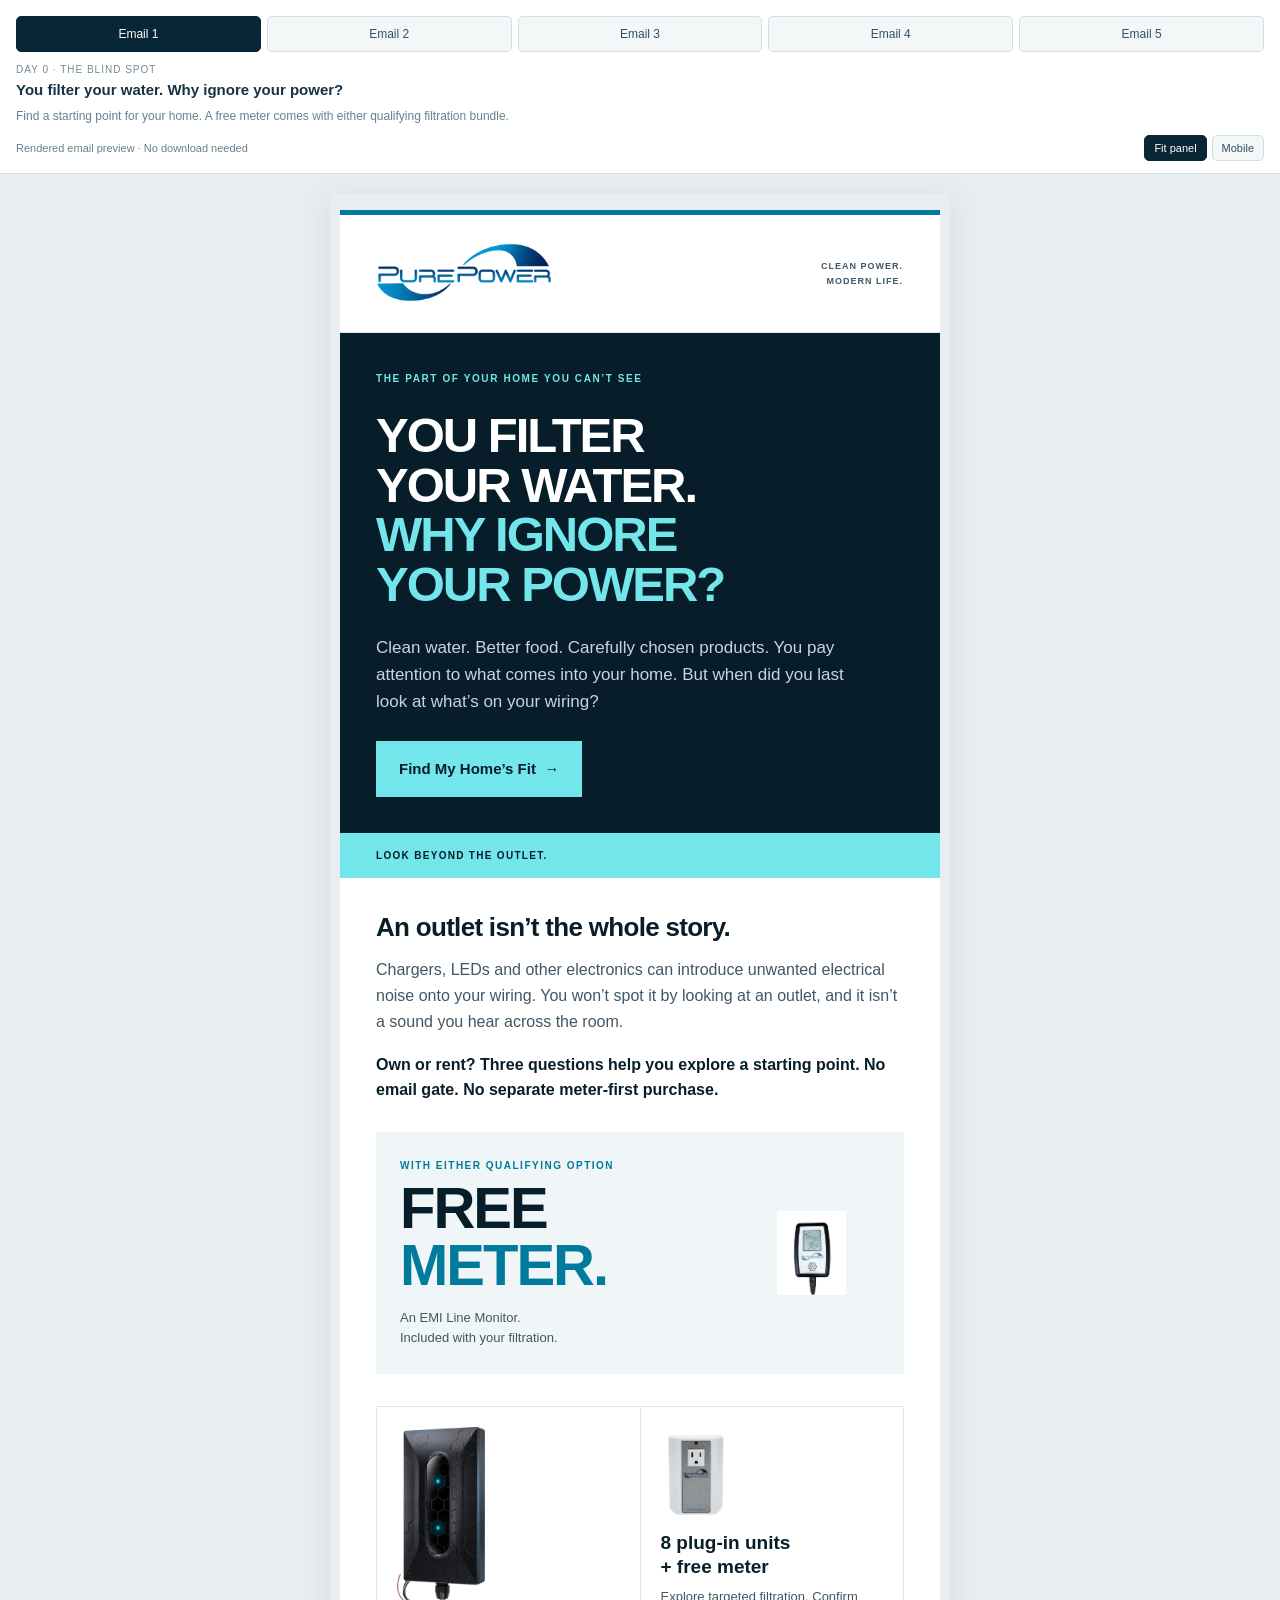
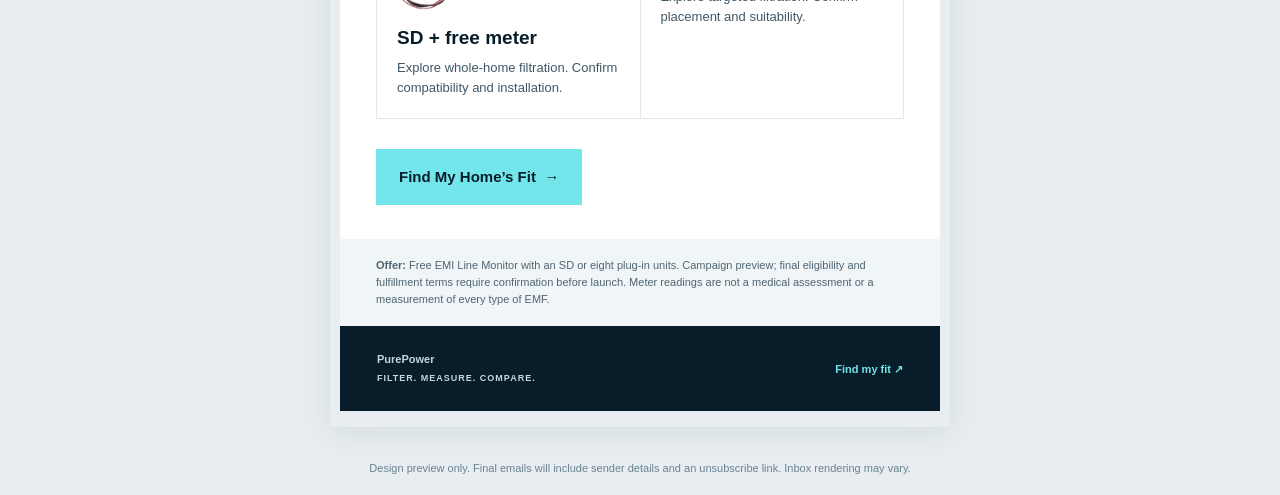
<file: purepower/emails/index.html>
<!doctype html><html lang="en"><head><meta charset="utf-8"><meta name="viewport" content="width=device-width,initial-scale=1"><title>PurePower | Email Campaign Preview</title><meta name="robots" content="noindex,nofollow"><style>*{box-sizing:border-box}body{margin:0;background:#e7edf0;color:#163344;font-family:Arial,sans-serif}.toolbar{padding:16px 16px 12px;background:white;border-bottom:1px solid #d2dfe5;position:sticky;top:0;z-index:5}.tabs{display:flex;gap:6px;margin-bottom:12px}button{cursor:pointer;border:1px solid #d3dfe5;border-radius:5px;background:#f3f7f8;color:#315265;padding:10px 12px;font-family:inherit;font-size:12px}button.active{background:#082635;color:#fff;border-color:#082635}.tabs button{flex:1;padding:10px 4px}.label{font-size:10px;letter-spacing:1px;text-transform:uppercase;color:#748995}.subject{font-size:15px;line-height:22px;font-weight:bold;margin:4px 0 6px}.preheader{font-size:12px;line-height:18px;color:#68808e;margin:0 0 10px}.bottom{display:flex;justify-content:space-between;align-items:center;gap:12px;font-size:11px;color:#68808e}.mode{display:flex;gap:5px}.mode button{padding:6px 9px;font-size:11px}main{padding:20px 8px 32px}#surface{display:block;width:100%;max-width:620px;margin:0 auto;box-shadow:0 5px 30px #08263515}#surface.mobile{max-width:395px}.hint{font-size:11px;color:#6b8391;line-height:18px;text-align:center;padding:0 20px 18px;margin:0}@media(max-width:420px){.toolbar{padding:12px}.tabs button{font-size:11px}main{padding:10px 0}}</style></head><body><section class="toolbar"><div class="tabs" role="tablist" aria-label="Select email" id="tabs"></div><div class="label" id="stage"></div><div class="subject" id="subject"></div><p class="preheader" id="preheader"></p><div class="bottom"><span>Rendered email preview · No download needed</span><div class="mode"><button id="fit" class="active">Fit panel</button><button id="mobile">Mobile</button></div></div></section><main><div id="surface"></div></main><p class="hint">Design preview only. Final emails will include sender details and an unsubscribe link. Inbox rendering may vary.</p><script>const emails=[{"id":"01-meet-purepower","day":"Day 0","label":"The blind spot","subject":"You filter your water. Why ignore your power?","preheader":"Find a starting point for your home. A free meter comes with either qualifying filtration bundle.","html":"\u003c!doctype html>\u003chtml lang=\"en\" xmlns:v=\"urn:schemas-microsoft-com:vml\" xmlns:o=\"urn:schemas-microsoft-com:office:office\">\u003chead>\u003cmeta charset=\"utf-8\">\u003cmeta name=\"viewport\" content=\"width=device-width,initial-scale=1\">\u003cmeta name=\"x-apple-disable-message-reformatting\">\u003ctitle>You filter your water. Why ignore your power?\u003c/title>\u003cstyle>body,table,td,a{-webkit-text-size-adjust:100%;-ms-text-size-adjust:100%}body{margin:0!important;padding:0!important;font-family:Arial,Helvetica,sans-serif}table{border-collapse:collapse;mso-table-lspace:0;mso-table-rspace:0}img{border:0;outline:none;-ms-interpolation-mode:bicubic}a[x-apple-data-detectors]{color:inherit!important;text-decoration:none!important}@media(max-width:500px){.pad{padding-left:24px!important;padding-right:24px!important}.headline{font-size:39px!important;letter-spacing:-1.5px!important}.offer-word{font-size:54px!important}.stack{display:block!important;width:100%!important}.product-cell{padding-top:24px!important}.cta{font-size:14px!important;padding:16px 18px!important}.tagline{font-size:8px!important}.bundle-card{padding:20px 14px!important}}\u003c/style>\u003c!--[if mso]>\u003cxml>\u003co:OfficeDocumentSettings>\u003co:PixelsPerInch>96\u003c/o:PixelsPerInch>\u003c/o:OfficeDocumentSettings>\u003c/xml>\u003c![endif]-->\u003c/head>\u003cbody style=\"background:#edf1f3;color:#071d29;\">\u003cdiv style=\"display:none;max-height:0;overflow:hidden;font-size:1px;line-height:1px;mso-hide:all;\">Find a starting point for your home. A free meter comes with either qualifying filtration bundle.\u003c/div>\u003ctable role=\"presentation\" width=\"100%\" cellpadding=\"0\" cellspacing=\"0\">\u003ctr>\u003ctd style=\"padding:16px 0;\">\u003c!--[if mso]>\u003ctable role=\"presentation\" width=\"600\" align=\"center\">\u003ctr>\u003ctd>\u003c![endif]-->\u003ctable role=\"presentation\" width=\"600\" align=\"center\" cellpadding=\"0\" cellspacing=\"0\" style=\"width:100%;max-width:600px;background:#ffffff;\">\n \u003ctr>\u003ctd class=\"pad\" style=\"padding:27px 36px;background:#ffffff;border-top:5px solid #007b9c;\">\u003ctable role=\"presentation\" width=\"100%\">\u003ctr>\u003ctd>\u003ca href=\"https://bradleyparnell.github.io/saticshield-homepage/purepower/find-your-fit/?utm_source=email&amp;utm_medium=nurture&amp;utm_campaign=purepower_home_fit&amp;utm_content=01-meet-purepower&amp;priority=wiring\">\u003cimg src=\"assets/purepower-logo.png\" width=\"174\" alt=\"PurePower\" style=\"display:block;width:174px;max-width:100%;height:auto;border:0;\">\u003c/a>\u003c/td>\u003ctd class=\"tagline\" align=\"right\" style=\"font:bold 9px/15px Arial;color:#405765;letter-spacing:1px;\">CLEAN POWER.\u003cbr>MODERN LIFE.\u003c/td>\u003c/tr>\u003c/table>\u003c/td>\u003c/tr>\n \u003ctr>\u003ctd class=\"pad\" bgcolor=\"#071d29\" style=\"padding:38px 36px 36px;background:#071d29;border-top:1px solid #dfe8ec;\">\u003cp style=\"margin:0 0 24px;font:bold 10px/16px Arial;color:#72e6eb;letter-spacing:1.6px;\">THE PART OF YOUR HOME YOU CAN’T SEE\u003c/p>\u003ch1 class=\"headline\" style=\"margin:0 0 25px;font:900 49px/1.01 Arial,Helvetica,sans-serif;letter-spacing:-2px;color:#ffffff;\">YOU FILTER\u003cbr>YOUR WATER.\u003cbr>\u003cspan style=\"color:#72e6eb;\">WHY IGNORE\u003cbr>YOUR POWER?\u003c/span>\u003c/h1>\u003cp style=\"margin:0 0 26px;font:17px/27px Arial;color:#c5d6df;max-width:470px;\">Clean water. Better food. Carefully chosen products. You pay attention to what comes into your home. But when did you last look at what’s on your wiring?\u003c/p>\u003c!--[if mso]>\u003cv:rect xmlns:v=\"urn:schemas-microsoft-com:vml\" href=\"https://bradleyparnell.github.io/saticshield-homepage/purepower/find-your-fit/?utm_source=email&amp;utm_medium=nurture&amp;utm_campaign=purepower_home_fit&amp;utm_content=01-meet-purepower&amp;priority=wiring\" style=\"height:52px;v-text-anchor:middle;width:320px;\" stroke=\"f\" fillcolor=\"#72e6eb\">\u003cw:anchorlock xmlns:w=\"urn:schemas-microsoft-com:office:word\"/>\u003ccenter style=\"font:700 15px Arial;color:#071d29;\">Find My Home’s Fit →\u003c/center>\u003c/v:rect>\u003c![endif]-->\u003c!--[if !mso]>\u003c!-->\u003ca class=\"cta\" href=\"https://bradleyparnell.github.io/saticshield-homepage/purepower/find-your-fit/?utm_source=email&amp;utm_medium=nurture&amp;utm_campaign=purepower_home_fit&amp;utm_content=01-meet-purepower&amp;priority=wiring\" style=\"display:inline-block;background:#72e6eb;color:#071d29;font:bold 15px/20px Arial;text-decoration:none;padding:17px 22px;border:1px solid #72e6eb;\">Find My Home’s Fit &nbsp;→\u003c/a>\u003c!--\u003c![endif]-->\u003c/td>\u003c/tr>\n \u003ctr>\u003ctd bgcolor=\"#72e6eb\" class=\"pad\" style=\"padding:14px 36px;background:#72e6eb;font:bold 10px/17px Arial;letter-spacing:1.3px;color:#071d29;\">LOOK BEYOND THE OUTLET.\u003c/td>\u003c/tr>\n \u003ctr>\u003ctd class=\"pad\" style=\"padding:34px 36px 30px;background:#ffffff;\">\u003ch2 style=\"margin:0 0 15px;font:bold 26px/30px Arial;letter-spacing:-.7px;color:#071d29;\">An outlet isn’t the whole story.\u003c/h2>\u003cp style=\"margin:0 0 17px;font:16px/26px Arial;color:#405765;\">Chargers, LEDs and other electronics can introduce unwanted electrical noise onto your wiring. You won’t spot it by looking at an outlet, and it isn’t a sound you hear across the room.\u003c/p>\u003cp style=\"margin:0;font:bold 16px/25px Arial;color:#071d29;\">Own or rent? Three questions help you explore a starting point. No email gate. No separate meter-first purchase.\u003c/p>\u003c/td>\u003c/tr>\n \u003ctr>\u003ctd class=\"pad\" style=\"padding:0 36px 32px;\">\u003ctable role=\"presentation\" width=\"100%\" bgcolor=\"#f0f5f7\" style=\"background:#f0f5f7;\">\u003ctr>\u003ctd class=\"stack\" width=\"65%\" style=\"padding:26px 12px 26px 24px;\" valign=\"middle\">\u003cp style=\"margin:0 0 6px;font:bold 10px/16px Arial;color:#007b9c;letter-spacing:1.5px;\">WITH EITHER QUALIFYING OPTION\u003c/p>\u003cp class=\"offer-word\" style=\"margin:0;font:900 58px/.98 Arial;letter-spacing:-2px;color:#071d29;\">FREE\u003cbr>\u003cspan style=\"color:#007b9c;\">METER.\u003c/span>\u003c/p>\u003cp style=\"margin:14px 0 0;font:13px/20px Arial;color:#405765;\">An EMI Line Monitor.\u003cbr>Included with your filtration.\u003c/p>\u003c/td>\u003ctd class=\"stack product-cell\" width=\"35%\" align=\"center\" style=\"padding:20px 22px;\" valign=\"middle\">\u003cimg src=\"assets/monitor-product.png\" width=\"69\" alt=\"Free EMI Line Monitor included with a qualifying purchase\" style=\"display:block;width:69px;max-width:100%;height:auto;border:0;\">\u003c/td>\u003c/tr>\u003c/table>\u003c/td>\u003c/tr>\n \u003ctr>\u003ctd class=\"pad\" style=\"padding:0 36px 30px;\">\u003ctable role=\"presentation\" width=\"100%\">\u003ctr>\u003ctd class=\"bundle-card\" width=\"50%\" valign=\"top\" style=\"padding:20px 20px;border:1px solid #dfe8ec;\">\u003cimg src=\"assets/power-perfect-3d-v4.png\" width=\"88\" alt=\"PurePower SD whole-home option\" style=\"display:block;width:88px;max-width:100%;height:auto;border:0;\">\u003ch3 style=\"margin:16px 0 8px;font:bold 19px/24px Arial;color:#071d29;\">SD + free meter\u003c/h3>\u003cp style=\"margin:0;font:13px/20px Arial;color:#405765;\">Explore whole-home filtration. Confirm compatibility and installation.\u003c/p>\u003c/td>\u003ctd class=\"bundle-card\" width=\"50%\" valign=\"top\" style=\"padding:20px 20px;border:1px solid #dfe8ec;\">\u003cimg src=\"assets/pure-power-product.png\" width=\"68\" alt=\"PurePower plug-in unit; bundle contains eight units\" style=\"display:block;width:68px;max-width:100%;height:auto;border:0;\">\u003ch3 style=\"margin:16px 0 8px;font:bold 19px/24px Arial;color:#071d29;\">8 plug-in units\u003cbr>+ free meter\u003c/h3>\u003cp style=\"margin:0;font:13px/20px Arial;color:#405765;\">Explore targeted filtration. Confirm placement and suitability.\u003c/p>\u003c/td>\u003c/tr>\u003c/table>\u003c/td>\u003c/tr>\n \u003ctr>\u003ctd class=\"pad\" style=\"padding:0 36px 34px;\">\u003c!--[if mso]>\u003cv:rect xmlns:v=\"urn:schemas-microsoft-com:vml\" href=\"https://bradleyparnell.github.io/saticshield-homepage/purepower/find-your-fit/?utm_source=email&amp;utm_medium=nurture&amp;utm_campaign=purepower_home_fit&amp;utm_content=01-meet-purepower&amp;priority=wiring\" style=\"height:52px;v-text-anchor:middle;width:320px;\" stroke=\"f\" fillcolor=\"#72e6eb\">\u003cw:anchorlock xmlns:w=\"urn:schemas-microsoft-com:office:word\"/>\u003ccenter style=\"font:700 15px Arial;color:#071d29;\">Find My Home’s Fit →\u003c/center>\u003c/v:rect>\u003c![endif]-->\u003c!--[if !mso]>\u003c!-->\u003ca class=\"cta\" href=\"https://bradleyparnell.github.io/saticshield-homepage/purepower/find-your-fit/?utm_source=email&amp;utm_medium=nurture&amp;utm_campaign=purepower_home_fit&amp;utm_content=01-meet-purepower&amp;priority=wiring\" style=\"display:inline-block;background:#72e6eb;color:#071d29;font:bold 15px/20px Arial;text-decoration:none;padding:17px 22px;border:1px solid #72e6eb;\">Find My Home’s Fit &nbsp;→\u003c/a>\u003c!--\u003c![endif]-->\u003c/td>\u003c/tr>\n \u003ctr>\u003ctd class=\"pad\" style=\"padding:18px 36px;background:#f0f5f7;font:11px/17px Arial;color:#506573;\">\u003cstrong>Offer:\u003c/strong> Free EMI Line Monitor with an SD or eight plug-in units. Campaign preview; final eligibility and fulfillment terms require confirmation before launch. Meter readings are not a medical assessment or a measurement of every type of EMF.\u003c/td>\u003c/tr>\n \u003ctr>\u003ctd class=\"pad\" style=\"padding:23px 36px;background:#071d29;\">\u003ctable role=\"presentation\" width=\"100%\">\u003ctr>\u003ctd style=\"font:bold 11px/18px Arial;color:#c5d6df;\">PurePower\u003cbr>\u003cspan style=\"font-size:9px;letter-spacing:1px;\">FILTER. MEASURE. COMPARE.\u003c/span>\u003c/td>\u003ctd align=\"right\">\u003ca href=\"https://bradleyparnell.github.io/saticshield-homepage/purepower/find-your-fit/?utm_source=email&amp;utm_medium=nurture&amp;utm_campaign=purepower_home_fit&amp;utm_content=01-meet-purepower&amp;priority=wiring\" style=\"font:bold 11px/18px Arial;color:#72e6eb;text-decoration:none;\">Find my fit ↗\u003c/a>\u003c/td>\u003c/tr>\u003c/table>\u003c/td>\u003c/tr>\n \u003c/table>\u003c!--[if mso]>\u003c/td>\u003c/tr>\u003c/table>\u003c![endif]-->\u003c/td>\u003c/tr>\u003c/table>\u003c/body>\u003c/html>"},{"id":"02-measure-first","day":"Day 2","label":"Bedroom & field shielding","subject":"Your bedroom deserves more than guesswork.","preheader":"Filtration and field shielding are different jobs. Find the right starting point.","html":"\u003c!doctype html>\u003chtml lang=\"en\" xmlns:v=\"urn:schemas-microsoft-com:vml\" xmlns:o=\"urn:schemas-microsoft-com:office:office\">\u003chead>\u003cmeta charset=\"utf-8\">\u003cmeta name=\"viewport\" content=\"width=device-width,initial-scale=1\">\u003cmeta name=\"x-apple-disable-message-reformatting\">\u003ctitle>Your bedroom deserves more than guesswork.\u003c/title>\u003cstyle>body,table,td,a{-webkit-text-size-adjust:100%;-ms-text-size-adjust:100%}body{margin:0!important;padding:0!important;font-family:Arial,Helvetica,sans-serif}table{border-collapse:collapse;mso-table-lspace:0;mso-table-rspace:0}img{border:0;outline:none;-ms-interpolation-mode:bicubic}a[x-apple-data-detectors]{color:inherit!important;text-decoration:none!important}@media(max-width:500px){.pad{padding-left:24px!important;padding-right:24px!important}.headline{font-size:39px!important;letter-spacing:-1.5px!important}.offer-word{font-size:54px!important}.stack{display:block!important;width:100%!important}.product-cell{padding-top:24px!important}.cta{font-size:14px!important;padding:16px 18px!important}.tagline{font-size:8px!important}.bundle-card{padding:20px 14px!important}}\u003c/style>\u003c!--[if mso]>\u003cxml>\u003co:OfficeDocumentSettings>\u003co:PixelsPerInch>96\u003c/o:PixelsPerInch>\u003c/o:OfficeDocumentSettings>\u003c/xml>\u003c![endif]-->\u003c/head>\u003cbody style=\"background:#edf1f3;color:#071d29;\">\u003cdiv style=\"display:none;max-height:0;overflow:hidden;font-size:1px;line-height:1px;mso-hide:all;\">Filtration and field shielding are different jobs. Find the right starting point.\u003c/div>\u003ctable role=\"presentation\" width=\"100%\" cellpadding=\"0\" cellspacing=\"0\">\u003ctr>\u003ctd style=\"padding:16px 0;\">\u003c!--[if mso]>\u003ctable role=\"presentation\" width=\"600\" align=\"center\">\u003ctr>\u003ctd>\u003c![endif]-->\u003ctable role=\"presentation\" width=\"600\" align=\"center\" cellpadding=\"0\" cellspacing=\"0\" style=\"width:100%;max-width:600px;background:#ffffff;\">\n \u003ctr>\u003ctd class=\"pad\" style=\"padding:27px 36px;background:#ffffff;border-top:5px solid #007b9c;\">\u003ctable role=\"presentation\" width=\"100%\">\u003ctr>\u003ctd>\u003ca href=\"https://bradleyparnell.github.io/saticshield-homepage/purepower/find-your-fit/?utm_source=email&amp;utm_medium=nurture&amp;utm_campaign=purepower_home_fit&amp;utm_content=02-measure-first&amp;priority=bedroom\">\u003cimg src=\"assets/purepower-logo.png\" width=\"174\" alt=\"PurePower\" style=\"display:block;width:174px;max-width:100%;height:auto;border:0;\">\u003c/a>\u003c/td>\u003ctd class=\"tagline\" align=\"right\" style=\"font:bold 9px/15px Arial;color:#405765;letter-spacing:1px;\">CLEAN POWER.\u003cbr>MODERN LIFE.\u003c/td>\u003c/tr>\u003c/table>\u003c/td>\u003c/tr>\n \u003ctr>\u003ctd class=\"pad\" bgcolor=\"#ffffff\" style=\"padding:38px 36px 36px;background:#ffffff;border-top:1px solid #dfe8ec;\">\u003cp style=\"margin:0 0 24px;font:bold 10px/16px Arial;color:#007b9c;letter-spacing:1.6px;\">YOUR BEDROOM. YOUR QUESTIONS.\u003c/p>\u003ch1 class=\"headline\" style=\"margin:0 0 25px;font:900 49px/1.01 Arial,Helvetica,sans-serif;letter-spacing:-2px;color:#071d29;\">YOUR\u003cbr>BEDROOM.\u003cbr>\u003cspan style=\"color:#007b9c;\">LOOK BEYOND\u003cbr>THE OUTLET.\u003c/span>\u003c/h1>\u003cp style=\"margin:0 0 26px;font:17px/27px Arial;color:#405765;max-width:470px;\">You choose what belongs in your bedroom. Give the electrical environment a closer look, without assuming one product does every job.\u003c/p>\u003c!--[if mso]>\u003cv:rect xmlns:v=\"urn:schemas-microsoft-com:vml\" href=\"https://bradleyparnell.github.io/saticshield-homepage/purepower/find-your-fit/?utm_source=email&amp;utm_medium=nurture&amp;utm_campaign=purepower_home_fit&amp;utm_content=02-measure-first&amp;priority=bedroom\" style=\"height:52px;v-text-anchor:middle;width:320px;\" stroke=\"f\" fillcolor=\"#72e6eb\">\u003cw:anchorlock xmlns:w=\"urn:schemas-microsoft-com:office:word\"/>\u003ccenter style=\"font:700 15px Arial;color:#071d29;\">Explore My Home’s Options →\u003c/center>\u003c/v:rect>\u003c![endif]-->\u003c!--[if !mso]>\u003c!-->\u003ca class=\"cta\" href=\"https://bradleyparnell.github.io/saticshield-homepage/purepower/find-your-fit/?utm_source=email&amp;utm_medium=nurture&amp;utm_campaign=purepower_home_fit&amp;utm_content=02-measure-first&amp;priority=bedroom\" style=\"display:inline-block;background:#72e6eb;color:#071d29;font:bold 15px/20px Arial;text-decoration:none;padding:17px 22px;border:1px solid #72e6eb;\">Explore My Home’s Options &nbsp;→\u003c/a>\u003c!--\u003c![endif]-->\u003c/td>\u003c/tr>\n \u003ctr>\u003ctd bgcolor=\"#72e6eb\" class=\"pad\" style=\"padding:14px 36px;background:#72e6eb;font:bold 10px/17px Arial;letter-spacing:1.3px;color:#071d29;\">FILTRATION ≠ FIELD SHIELDING.\u003c/td>\u003c/tr>\n \u003ctr>\u003ctd class=\"pad\" style=\"padding:34px 36px 30px;background:#ffffff;\">\u003ch2 style=\"margin:0 0 15px;font:bold 26px/30px Arial;letter-spacing:-.7px;color:#071d29;\">Two different jobs. Know the difference.\u003c/h2>\u003cp style=\"margin:0 0 17px;font:16px/26px Arial;color:#405765;\">PurePower filters address electrical line noise on wiring. FieldShield is a separate eight-layer grounded shielding product for targeted applications, including behind a headboard. Review dimensions, placement and grounding before choosing.\u003c/p>\u003cp style=\"margin:0;font:bold 16px/25px Arial;color:#071d29;\">Your bedroom interest is already selected. You can change it. The home finder keeps filtration and optional FieldShield review separate. The free-meter offer applies to an SD or eight plug-in units, not FieldShield alone.\u003c/p>\u003c/td>\u003c/tr>\n \u003ctr>\u003ctd class=\"pad\" style=\"padding:0 36px 32px;\">\u003ctable role=\"presentation\" width=\"100%\" bgcolor=\"#f0f5f7\" style=\"background:#f0f5f7;\">\u003ctr>\u003ctd class=\"stack\" width=\"65%\" style=\"padding:26px 12px 26px 24px;\" valign=\"middle\">\u003cp style=\"margin:0 0 6px;font:bold 10px/16px Arial;color:#007b9c;letter-spacing:1.5px;\">WITH EITHER QUALIFYING OPTION\u003c/p>\u003cp class=\"offer-word\" style=\"margin:0;font:900 58px/.98 Arial;letter-spacing:-2px;color:#071d29;\">FREE\u003cbr>\u003cspan style=\"color:#007b9c;\">METER.\u003c/span>\u003c/p>\u003cp style=\"margin:14px 0 0;font:13px/20px Arial;color:#405765;\">An EMI Line Monitor.\u003cbr>Included with your filtration.\u003c/p>\u003c/td>\u003ctd class=\"stack product-cell\" width=\"35%\" align=\"center\" style=\"padding:20px 22px;\" valign=\"middle\">\u003cimg src=\"assets/monitor-product.png\" width=\"69\" alt=\"Free EMI Line Monitor included with a qualifying purchase\" style=\"display:block;width:69px;max-width:100%;height:auto;border:0;\">\u003c/td>\u003c/tr>\u003c/table>\u003c/td>\u003c/tr>\n \u003ctr>\u003ctd class=\"pad\" style=\"padding:0 36px 30px;\">\u003ctable role=\"presentation\" width=\"100%\">\u003ctr>\u003ctd class=\"bundle-card\" width=\"50%\" valign=\"top\" style=\"padding:20px 20px;border:1px solid #dfe8ec;\">\u003cimg src=\"assets/power-perfect-3d-v4.png\" width=\"88\" alt=\"PurePower SD whole-home option\" style=\"display:block;width:88px;max-width:100%;height:auto;border:0;\">\u003ch3 style=\"margin:16px 0 8px;font:bold 19px/24px Arial;color:#071d29;\">SD + free meter\u003c/h3>\u003cp style=\"margin:0;font:13px/20px Arial;color:#405765;\">Explore whole-home filtration. Confirm compatibility and installation.\u003c/p>\u003c/td>\u003ctd class=\"bundle-card\" width=\"50%\" valign=\"top\" style=\"padding:20px 20px;border:1px solid #dfe8ec;\">\u003cimg src=\"assets/pure-power-product.png\" width=\"68\" alt=\"PurePower plug-in unit; bundle contains eight units\" style=\"display:block;width:68px;max-width:100%;height:auto;border:0;\">\u003ch3 style=\"margin:16px 0 8px;font:bold 19px/24px Arial;color:#071d29;\">8 plug-in units\u003cbr>+ free meter\u003c/h3>\u003cp style=\"margin:0;font:13px/20px Arial;color:#405765;\">Explore targeted filtration. Confirm placement and suitability.\u003c/p>\u003c/td>\u003c/tr>\u003c/table>\u003c/td>\u003c/tr>\n \u003ctr>\u003ctd class=\"pad\" style=\"padding:0 36px 34px;\">\u003c!--[if mso]>\u003cv:rect xmlns:v=\"urn:schemas-microsoft-com:vml\" href=\"https://bradleyparnell.github.io/saticshield-homepage/purepower/find-your-fit/?utm_source=email&amp;utm_medium=nurture&amp;utm_campaign=purepower_home_fit&amp;utm_content=02-measure-first&amp;priority=bedroom\" style=\"height:52px;v-text-anchor:middle;width:320px;\" stroke=\"f\" fillcolor=\"#72e6eb\">\u003cw:anchorlock xmlns:w=\"urn:schemas-microsoft-com:office:word\"/>\u003ccenter style=\"font:700 15px Arial;color:#071d29;\">Explore My Home’s Options →\u003c/center>\u003c/v:rect>\u003c![endif]-->\u003c!--[if !mso]>\u003c!-->\u003ca class=\"cta\" href=\"https://bradleyparnell.github.io/saticshield-homepage/purepower/find-your-fit/?utm_source=email&amp;utm_medium=nurture&amp;utm_campaign=purepower_home_fit&amp;utm_content=02-measure-first&amp;priority=bedroom\" style=\"display:inline-block;background:#72e6eb;color:#071d29;font:bold 15px/20px Arial;text-decoration:none;padding:17px 22px;border:1px solid #72e6eb;\">Explore My Home’s Options &nbsp;→\u003c/a>\u003c!--\u003c![endif]-->\u003c/td>\u003c/tr>\n \u003ctr>\u003ctd class=\"pad\" style=\"padding:18px 36px;background:#f0f5f7;font:11px/17px Arial;color:#506573;\">\u003cstrong>Offer:\u003c/strong> Free EMI Line Monitor with an SD or eight plug-in units. Campaign preview; final eligibility and fulfillment terms require confirmation before launch. Meter readings are not a medical assessment or a measurement of every type of EMF.\u003c/td>\u003c/tr>\n \u003ctr>\u003ctd class=\"pad\" style=\"padding:23px 36px;background:#071d29;\">\u003ctable role=\"presentation\" width=\"100%\">\u003ctr>\u003ctd style=\"font:bold 11px/18px Arial;color:#c5d6df;\">PurePower\u003cbr>\u003cspan style=\"font-size:9px;letter-spacing:1px;\">FILTER. MEASURE. COMPARE.\u003c/span>\u003c/td>\u003ctd align=\"right\">\u003ca href=\"https://bradleyparnell.github.io/saticshield-homepage/purepower/find-your-fit/?utm_source=email&amp;utm_medium=nurture&amp;utm_campaign=purepower_home_fit&amp;utm_content=02-measure-first&amp;priority=bedroom\" style=\"font:bold 11px/18px Arial;color:#72e6eb;text-decoration:none;\">Find my fit ↗\u003c/a>\u003c/td>\u003c/tr>\u003c/table>\u003c/td>\u003c/tr>\n \u003c/table>\u003c!--[if mso]>\u003c/td>\u003c/tr>\u003c/table>\u003c![endif]-->\u003c/td>\u003c/tr>\u003c/table>\u003c/body>\u003c/html>"},{"id":"03-your-home","day":"Day 4","label":"The solar-owner hook","subject":"Solar on the roof. What’s happening on the wiring?","preheader":"Take the solar-owner path. Review SD compatibility and the included free meter.","html":"\u003c!doctype html>\u003chtml lang=\"en\" xmlns:v=\"urn:schemas-microsoft-com:vml\" xmlns:o=\"urn:schemas-microsoft-com:office:office\">\u003chead>\u003cmeta charset=\"utf-8\">\u003cmeta name=\"viewport\" content=\"width=device-width,initial-scale=1\">\u003cmeta name=\"x-apple-disable-message-reformatting\">\u003ctitle>Solar on the roof. What’s happening on the wiring?\u003c/title>\u003cstyle>body,table,td,a{-webkit-text-size-adjust:100%;-ms-text-size-adjust:100%}body{margin:0!important;padding:0!important;font-family:Arial,Helvetica,sans-serif}table{border-collapse:collapse;mso-table-lspace:0;mso-table-rspace:0}img{border:0;outline:none;-ms-interpolation-mode:bicubic}a[x-apple-data-detectors]{color:inherit!important;text-decoration:none!important}@media(max-width:500px){.pad{padding-left:24px!important;padding-right:24px!important}.headline{font-size:39px!important;letter-spacing:-1.5px!important}.offer-word{font-size:54px!important}.stack{display:block!important;width:100%!important}.product-cell{padding-top:24px!important}.cta{font-size:14px!important;padding:16px 18px!important}.tagline{font-size:8px!important}.bundle-card{padding:20px 14px!important}}\u003c/style>\u003c!--[if mso]>\u003cxml>\u003co:OfficeDocumentSettings>\u003co:PixelsPerInch>96\u003c/o:PixelsPerInch>\u003c/o:OfficeDocumentSettings>\u003c/xml>\u003c![endif]-->\u003c/head>\u003cbody style=\"background:#edf1f3;color:#071d29;\">\u003cdiv style=\"display:none;max-height:0;overflow:hidden;font-size:1px;line-height:1px;mso-hide:all;\">Take the solar-owner path. Review SD compatibility and the included free meter.\u003c/div>\u003ctable role=\"presentation\" width=\"100%\" cellpadding=\"0\" cellspacing=\"0\">\u003ctr>\u003ctd style=\"padding:16px 0;\">\u003c!--[if mso]>\u003ctable role=\"presentation\" width=\"600\" align=\"center\">\u003ctr>\u003ctd>\u003c![endif]-->\u003ctable role=\"presentation\" width=\"600\" align=\"center\" cellpadding=\"0\" cellspacing=\"0\" style=\"width:100%;max-width:600px;background:#ffffff;\">\n \u003ctr>\u003ctd class=\"pad\" style=\"padding:27px 36px;background:#ffffff;border-top:5px solid #007b9c;\">\u003ctable role=\"presentation\" width=\"100%\">\u003ctr>\u003ctd>\u003ca href=\"https://bradleyparnell.github.io/saticshield-homepage/purepower/find-your-fit/?utm_source=email&amp;utm_medium=nurture&amp;utm_campaign=purepower_home_fit&amp;utm_content=03-your-home&amp;priority=solar\">\u003cimg src=\"assets/purepower-logo.png\" width=\"174\" alt=\"PurePower\" style=\"display:block;width:174px;max-width:100%;height:auto;border:0;\">\u003c/a>\u003c/td>\u003ctd class=\"tagline\" align=\"right\" style=\"font:bold 9px/15px Arial;color:#405765;letter-spacing:1px;\">CLEAN POWER.\u003cbr>MODERN LIFE.\u003c/td>\u003c/tr>\u003c/table>\u003c/td>\u003c/tr>\n \u003ctr>\u003ctd class=\"pad\" bgcolor=\"#071d29\" style=\"padding:38px 36px 36px;background:#071d29;border-top:1px solid #dfe8ec;\">\u003cp style=\"margin:0 0 24px;font:bold 10px/16px Arial;color:#72e6eb;letter-spacing:1.6px;\">FOR THE HOMEOWNER WHO CHOSE SOLAR\u003c/p>\u003ch1 class=\"headline\" style=\"margin:0 0 25px;font:900 49px/1.01 Arial,Helvetica,sans-serif;letter-spacing:-2px;color:#ffffff;\">YOU CHOSE\u003cbr>SOLAR.\u003cbr>\u003cspan style=\"color:#72e6eb;\">DON’T STOP\u003cbr>AT THE ROOF.\u003c/span>\u003c/h1>\u003cp style=\"margin:0 0 26px;font:17px/27px Arial;color:#c5d6df;max-width:470px;\">You invested in how your home gets power. Don’t let the roof be the end of the conversation. Take a closer look at electrical line noise inside your home.\u003c/p>\u003c!--[if mso]>\u003cv:rect xmlns:v=\"urn:schemas-microsoft-com:vml\" href=\"https://bradleyparnell.github.io/saticshield-homepage/purepower/find-your-fit/?utm_source=email&amp;utm_medium=nurture&amp;utm_campaign=purepower_home_fit&amp;utm_content=03-your-home&amp;priority=solar\" style=\"height:52px;v-text-anchor:middle;width:320px;\" stroke=\"f\" fillcolor=\"#72e6eb\">\u003cw:anchorlock xmlns:w=\"urn:schemas-microsoft-com:office:word\"/>\u003ccenter style=\"font:700 15px Arial;color:#071d29;\">Find My Solar-Home Fit →\u003c/center>\u003c/v:rect>\u003c![endif]-->\u003c!--[if !mso]>\u003c!-->\u003ca class=\"cta\" href=\"https://bradleyparnell.github.io/saticshield-homepage/purepower/find-your-fit/?utm_source=email&amp;utm_medium=nurture&amp;utm_campaign=purepower_home_fit&amp;utm_content=03-your-home&amp;priority=solar\" style=\"display:inline-block;background:#72e6eb;color:#071d29;font:bold 15px/20px Arial;text-decoration:none;padding:17px 22px;border:1px solid #72e6eb;\">Find My Solar-Home Fit &nbsp;→\u003c/a>\u003c!--\u003c![endif]-->\u003c/td>\u003c/tr>\n \u003ctr>\u003ctd bgcolor=\"#72e6eb\" class=\"pad\" style=\"padding:14px 36px;background:#72e6eb;font:bold 10px/17px Arial;letter-spacing:1.3px;color:#071d29;\">YOUR ROOF ISN’T THE WHOLE SYSTEM.\u003c/td>\u003c/tr>\n \u003ctr>\u003ctd class=\"pad\" style=\"padding:34px 36px 30px;background:#ffffff;\">\u003ch2 style=\"margin:0 0 15px;font:bold 26px/30px Arial;letter-spacing:-.7px;color:#071d29;\">Generating power isn’t filtering it.\u003c/h2>\u003cp style=\"margin:0 0 17px;font:16px/26px Arial;color:#405765;\">Solar inverters can introduce electrical line noise. An energy-production dashboard answers one question. A line-noise measurement answers a different one.\u003c/p>\u003cp style=\"margin:0;font:bold 16px/25px Arial;color:#071d29;\">Your solar interest is already selected in the home finder. You can change it. Explore the SD path, then confirm your inverter, electrical service and exact model compatibility. A qualifying SD purchase includes a free EMI Line Monitor.\u003c/p>\u003c/td>\u003c/tr>\n \u003ctr>\u003ctd class=\"pad\" style=\"padding:0 36px 32px;\">\u003ctable role=\"presentation\" width=\"100%\" bgcolor=\"#f0f5f7\" style=\"background:#f0f5f7;\">\u003ctr>\u003ctd class=\"stack\" width=\"65%\" style=\"padding:26px 12px 26px 24px;\" valign=\"middle\">\u003cp style=\"margin:0 0 6px;font:bold 10px/16px Arial;color:#007b9c;letter-spacing:1.5px;\">WITH EITHER QUALIFYING OPTION\u003c/p>\u003cp class=\"offer-word\" style=\"margin:0;font:900 58px/.98 Arial;letter-spacing:-2px;color:#071d29;\">FREE\u003cbr>\u003cspan style=\"color:#007b9c;\">METER.\u003c/span>\u003c/p>\u003cp style=\"margin:14px 0 0;font:13px/20px Arial;color:#405765;\">An EMI Line Monitor.\u003cbr>Included with your filtration.\u003c/p>\u003c/td>\u003ctd class=\"stack product-cell\" width=\"35%\" align=\"center\" style=\"padding:20px 22px;\" valign=\"middle\">\u003cimg src=\"assets/monitor-product.png\" width=\"69\" alt=\"Free EMI Line Monitor included with a qualifying purchase\" style=\"display:block;width:69px;max-width:100%;height:auto;border:0;\">\u003c/td>\u003c/tr>\u003c/table>\u003c/td>\u003c/tr>\n \u003ctr>\u003ctd class=\"pad\" style=\"padding:0 36px 30px;\">\u003ctable role=\"presentation\" width=\"100%\">\u003ctr>\u003ctd class=\"bundle-card\" width=\"50%\" valign=\"top\" style=\"padding:20px 20px;border:1px solid #dfe8ec;\">\u003cimg src=\"assets/power-perfect-3d-v4.png\" width=\"88\" alt=\"PurePower SD whole-home option\" style=\"display:block;width:88px;max-width:100%;height:auto;border:0;\">\u003ch3 style=\"margin:16px 0 8px;font:bold 19px/24px Arial;color:#071d29;\">SD + free meter\u003c/h3>\u003cp style=\"margin:0;font:13px/20px Arial;color:#405765;\">Explore whole-home filtration. Confirm compatibility and installation.\u003c/p>\u003c/td>\u003ctd class=\"bundle-card\" width=\"50%\" valign=\"top\" style=\"padding:20px 20px;border:1px solid #dfe8ec;\">\u003cimg src=\"assets/pure-power-product.png\" width=\"68\" alt=\"PurePower plug-in unit; bundle contains eight units\" style=\"display:block;width:68px;max-width:100%;height:auto;border:0;\">\u003ch3 style=\"margin:16px 0 8px;font:bold 19px/24px Arial;color:#071d29;\">8 plug-in units\u003cbr>+ free meter\u003c/h3>\u003cp style=\"margin:0;font:13px/20px Arial;color:#405765;\">Explore targeted filtration. Confirm placement and suitability.\u003c/p>\u003c/td>\u003c/tr>\u003c/table>\u003c/td>\u003c/tr>\n \u003ctr>\u003ctd class=\"pad\" style=\"padding:0 36px 34px;\">\u003c!--[if mso]>\u003cv:rect xmlns:v=\"urn:schemas-microsoft-com:vml\" href=\"https://bradleyparnell.github.io/saticshield-homepage/purepower/find-your-fit/?utm_source=email&amp;utm_medium=nurture&amp;utm_campaign=purepower_home_fit&amp;utm_content=03-your-home&amp;priority=solar\" style=\"height:52px;v-text-anchor:middle;width:320px;\" stroke=\"f\" fillcolor=\"#72e6eb\">\u003cw:anchorlock xmlns:w=\"urn:schemas-microsoft-com:office:word\"/>\u003ccenter style=\"font:700 15px Arial;color:#071d29;\">Find My Solar-Home Fit →\u003c/center>\u003c/v:rect>\u003c![endif]-->\u003c!--[if !mso]>\u003c!-->\u003ca class=\"cta\" href=\"https://bradleyparnell.github.io/saticshield-homepage/purepower/find-your-fit/?utm_source=email&amp;utm_medium=nurture&amp;utm_campaign=purepower_home_fit&amp;utm_content=03-your-home&amp;priority=solar\" style=\"display:inline-block;background:#72e6eb;color:#071d29;font:bold 15px/20px Arial;text-decoration:none;padding:17px 22px;border:1px solid #72e6eb;\">Find My Solar-Home Fit &nbsp;→\u003c/a>\u003c!--\u003c![endif]-->\u003c/td>\u003c/tr>\n \u003ctr>\u003ctd class=\"pad\" style=\"padding:18px 36px;background:#f0f5f7;font:11px/17px Arial;color:#506573;\">\u003cstrong>Offer:\u003c/strong> Free EMI Line Monitor with an SD or eight plug-in units. Campaign preview; final eligibility and fulfillment terms require confirmation before launch. Meter readings are not a medical assessment or a measurement of every type of EMF.\u003c/td>\u003c/tr>\n \u003ctr>\u003ctd class=\"pad\" style=\"padding:23px 36px;background:#071d29;\">\u003ctable role=\"presentation\" width=\"100%\">\u003ctr>\u003ctd style=\"font:bold 11px/18px Arial;color:#c5d6df;\">PurePower\u003cbr>\u003cspan style=\"font-size:9px;letter-spacing:1px;\">FILTER. MEASURE. COMPARE.\u003c/span>\u003c/td>\u003ctd align=\"right\">\u003ca href=\"https://bradleyparnell.github.io/saticshield-homepage/purepower/find-your-fit/?utm_source=email&amp;utm_medium=nurture&amp;utm_campaign=purepower_home_fit&amp;utm_content=03-your-home&amp;priority=solar\" style=\"font:bold 11px/18px Arial;color:#72e6eb;text-decoration:none;\">Find my fit ↗\u003c/a>\u003c/td>\u003c/tr>\u003c/table>\u003c/td>\u003c/tr>\n \u003c/table>\u003c!--[if mso]>\u003c/td>\u003c/tr>\u003c/table>\u003c![endif]-->\u003c/td>\u003c/tr>\u003c/table>\u003c/body>\u003c/html>"},{"id":"04-behind-the-build","day":"Day 7","label":"Proof over promises","subject":"Don’t buy another promise. Look at the readings.","preheader":"Same outlet. Similar conditions. Know what your meter can, and cannot, tell you.","html":"\u003c!doctype html>\u003chtml lang=\"en\" xmlns:v=\"urn:schemas-microsoft-com:vml\" xmlns:o=\"urn:schemas-microsoft-com:office:office\">\u003chead>\u003cmeta charset=\"utf-8\">\u003cmeta name=\"viewport\" content=\"width=device-width,initial-scale=1\">\u003cmeta name=\"x-apple-disable-message-reformatting\">\u003ctitle>Don’t buy another promise. Look at the readings.\u003c/title>\u003cstyle>body,table,td,a{-webkit-text-size-adjust:100%;-ms-text-size-adjust:100%}body{margin:0!important;padding:0!important;font-family:Arial,Helvetica,sans-serif}table{border-collapse:collapse;mso-table-lspace:0;mso-table-rspace:0}img{border:0;outline:none;-ms-interpolation-mode:bicubic}a[x-apple-data-detectors]{color:inherit!important;text-decoration:none!important}@media(max-width:500px){.pad{padding-left:24px!important;padding-right:24px!important}.headline{font-size:39px!important;letter-spacing:-1.5px!important}.offer-word{font-size:54px!important}.stack{display:block!important;width:100%!important}.product-cell{padding-top:24px!important}.cta{font-size:14px!important;padding:16px 18px!important}.tagline{font-size:8px!important}.bundle-card{padding:20px 14px!important}}\u003c/style>\u003c!--[if mso]>\u003cxml>\u003co:OfficeDocumentSettings>\u003co:PixelsPerInch>96\u003c/o:PixelsPerInch>\u003c/o:OfficeDocumentSettings>\u003c/xml>\u003c![endif]-->\u003c/head>\u003cbody style=\"background:#edf1f3;color:#071d29;\">\u003cdiv style=\"display:none;max-height:0;overflow:hidden;font-size:1px;line-height:1px;mso-hide:all;\">Same outlet. Similar conditions. Know what your meter can, and cannot, tell you.\u003c/div>\u003ctable role=\"presentation\" width=\"100%\" cellpadding=\"0\" cellspacing=\"0\">\u003ctr>\u003ctd style=\"padding:16px 0;\">\u003c!--[if mso]>\u003ctable role=\"presentation\" width=\"600\" align=\"center\">\u003ctr>\u003ctd>\u003c![endif]-->\u003ctable role=\"presentation\" width=\"600\" align=\"center\" cellpadding=\"0\" cellspacing=\"0\" style=\"width:100%;max-width:600px;background:#ffffff;\">\n \u003ctr>\u003ctd class=\"pad\" style=\"padding:27px 36px;background:#ffffff;border-top:5px solid #007b9c;\">\u003ctable role=\"presentation\" width=\"100%\">\u003ctr>\u003ctd>\u003ca href=\"https://bradleyparnell.github.io/saticshield-homepage/purepower/find-your-fit/?utm_source=email&amp;utm_medium=nurture&amp;utm_campaign=purepower_home_fit&amp;utm_content=04-behind-the-build&amp;priority=wiring\">\u003cimg src=\"assets/purepower-logo.png\" width=\"174\" alt=\"PurePower\" style=\"display:block;width:174px;max-width:100%;height:auto;border:0;\">\u003c/a>\u003c/td>\u003ctd class=\"tagline\" align=\"right\" style=\"font:bold 9px/15px Arial;color:#405765;letter-spacing:1px;\">CLEAN POWER.\u003cbr>MODERN LIFE.\u003c/td>\u003c/tr>\u003c/table>\u003c/td>\u003c/tr>\n \u003ctr>\u003ctd class=\"pad\" bgcolor=\"#ffffff\" style=\"padding:38px 36px 36px;background:#ffffff;border-top:1px solid #dfe8ec;\">\u003cp style=\"margin:0 0 24px;font:bold 10px/16px Arial;color:#007b9c;letter-spacing:1.6px;\">LESS TALK. SOMETHING YOU CAN CHECK.\u003c/p>\u003ch1 class=\"headline\" style=\"margin:0 0 25px;font:900 49px/1.01 Arial,Helvetica,sans-serif;letter-spacing:-2px;color:#071d29;\">DON’T BUY\u003cbr>ANOTHER\u003cbr>PROMISE.\u003cbr>\u003cspan style=\"color:#007b9c;\">MEASURE\u003cbr>THE DIFFERENCE.\u003c/span>\u003c/h1>\u003cp style=\"margin:0 0 26px;font:17px/27px Arial;color:#405765;max-width:470px;\">A confident claim isn’t a measurement. Your home deserves something you can check, not another promise you have to take on faith.\u003c/p>\u003c!--[if mso]>\u003cv:rect xmlns:v=\"urn:schemas-microsoft-com:vml\" href=\"https://bradleyparnell.github.io/saticshield-homepage/purepower/find-your-fit/?utm_source=email&amp;utm_medium=nurture&amp;utm_campaign=purepower_home_fit&amp;utm_content=04-behind-the-build&amp;priority=wiring\" style=\"height:52px;v-text-anchor:middle;width:320px;\" stroke=\"f\" fillcolor=\"#72e6eb\">\u003cw:anchorlock xmlns:w=\"urn:schemas-microsoft-com:office:word\"/>\u003ccenter style=\"font:700 15px Arial;color:#071d29;\">Find My Filtration Bundle →\u003c/center>\u003c/v:rect>\u003c![endif]-->\u003c!--[if !mso]>\u003c!-->\u003ca class=\"cta\" href=\"https://bradleyparnell.github.io/saticshield-homepage/purepower/find-your-fit/?utm_source=email&amp;utm_medium=nurture&amp;utm_campaign=purepower_home_fit&amp;utm_content=04-behind-the-build&amp;priority=wiring\" style=\"display:inline-block;background:#72e6eb;color:#071d29;font:bold 15px/20px Arial;text-decoration:none;padding:17px 22px;border:1px solid #72e6eb;\">Find My Filtration Bundle &nbsp;→\u003c/a>\u003c!--\u003c![endif]-->\u003c/td>\u003c/tr>\n \u003ctr>\u003ctd bgcolor=\"#72e6eb\" class=\"pad\" style=\"padding:14px 36px;background:#72e6eb;font:bold 10px/17px Arial;letter-spacing:1.3px;color:#071d29;\">BASELINE → FILTER → COMPARE\u003c/td>\u003c/tr>\n \u003ctr>\u003ctd class=\"pad\" style=\"padding:34px 36px 30px;background:#ffffff;\">\u003ch2 style=\"margin:0 0 15px;font:bold 26px/30px Arial;letter-spacing:-.7px;color:#071d29;\">Same outlet. Comparable conditions.\u003c/h2>\u003cp style=\"margin:0 0 17px;font:16px/26px Arial;color:#405765;\">Take a baseline line-noise reading. Install filtration according to the product instructions. Measure again at the same outlet under similar conditions.\u003c/p>\u003cp style=\"margin:0;font:bold 16px/25px Arial;color:#071d29;\">Know what you’re comparing: line-interference readings, not a diagnosis, a sleep score or a complete EMF survey. Explore filtration with an included meter, then confirm fit.\u003c/p>\u003c/td>\u003c/tr>\n \u003ctr>\u003ctd class=\"pad\" style=\"padding:0 36px 32px;\">\u003ctable role=\"presentation\" width=\"100%\" bgcolor=\"#f0f5f7\" style=\"background:#f0f5f7;\">\u003ctr>\u003ctd class=\"stack\" width=\"65%\" style=\"padding:26px 12px 26px 24px;\" valign=\"middle\">\u003cp style=\"margin:0 0 6px;font:bold 10px/16px Arial;color:#007b9c;letter-spacing:1.5px;\">WITH EITHER QUALIFYING OPTION\u003c/p>\u003cp class=\"offer-word\" style=\"margin:0;font:900 58px/.98 Arial;letter-spacing:-2px;color:#071d29;\">FREE\u003cbr>\u003cspan style=\"color:#007b9c;\">METER.\u003c/span>\u003c/p>\u003cp style=\"margin:14px 0 0;font:13px/20px Arial;color:#405765;\">An EMI Line Monitor.\u003cbr>Included with your filtration.\u003c/p>\u003c/td>\u003ctd class=\"stack product-cell\" width=\"35%\" align=\"center\" style=\"padding:20px 22px;\" valign=\"middle\">\u003cimg src=\"assets/monitor-product.png\" width=\"69\" alt=\"Free EMI Line Monitor included with a qualifying purchase\" style=\"display:block;width:69px;max-width:100%;height:auto;border:0;\">\u003c/td>\u003c/tr>\u003c/table>\u003c/td>\u003c/tr>\n \u003ctr>\u003ctd class=\"pad\" style=\"padding:0 36px 30px;\">\u003ctable role=\"presentation\" width=\"100%\">\u003ctr>\u003ctd class=\"bundle-card\" width=\"50%\" valign=\"top\" style=\"padding:20px 20px;border:1px solid #dfe8ec;\">\u003cimg src=\"assets/power-perfect-3d-v4.png\" width=\"88\" alt=\"PurePower SD whole-home option\" style=\"display:block;width:88px;max-width:100%;height:auto;border:0;\">\u003ch3 style=\"margin:16px 0 8px;font:bold 19px/24px Arial;color:#071d29;\">SD + free meter\u003c/h3>\u003cp style=\"margin:0;font:13px/20px Arial;color:#405765;\">Explore whole-home filtration. Confirm compatibility and installation.\u003c/p>\u003c/td>\u003ctd class=\"bundle-card\" width=\"50%\" valign=\"top\" style=\"padding:20px 20px;border:1px solid #dfe8ec;\">\u003cimg src=\"assets/pure-power-product.png\" width=\"68\" alt=\"PurePower plug-in unit; bundle contains eight units\" style=\"display:block;width:68px;max-width:100%;height:auto;border:0;\">\u003ch3 style=\"margin:16px 0 8px;font:bold 19px/24px Arial;color:#071d29;\">8 plug-in units\u003cbr>+ free meter\u003c/h3>\u003cp style=\"margin:0;font:13px/20px Arial;color:#405765;\">Explore targeted filtration. Confirm placement and suitability.\u003c/p>\u003c/td>\u003c/tr>\u003c/table>\u003c/td>\u003c/tr>\n \u003ctr>\u003ctd class=\"pad\" style=\"padding:0 36px 34px;\">\u003c!--[if mso]>\u003cv:rect xmlns:v=\"urn:schemas-microsoft-com:vml\" href=\"https://bradleyparnell.github.io/saticshield-homepage/purepower/find-your-fit/?utm_source=email&amp;utm_medium=nurture&amp;utm_campaign=purepower_home_fit&amp;utm_content=04-behind-the-build&amp;priority=wiring\" style=\"height:52px;v-text-anchor:middle;width:320px;\" stroke=\"f\" fillcolor=\"#72e6eb\">\u003cw:anchorlock xmlns:w=\"urn:schemas-microsoft-com:office:word\"/>\u003ccenter style=\"font:700 15px Arial;color:#071d29;\">Find My Filtration Bundle →\u003c/center>\u003c/v:rect>\u003c![endif]-->\u003c!--[if !mso]>\u003c!-->\u003ca class=\"cta\" href=\"https://bradleyparnell.github.io/saticshield-homepage/purepower/find-your-fit/?utm_source=email&amp;utm_medium=nurture&amp;utm_campaign=purepower_home_fit&amp;utm_content=04-behind-the-build&amp;priority=wiring\" style=\"display:inline-block;background:#72e6eb;color:#071d29;font:bold 15px/20px Arial;text-decoration:none;padding:17px 22px;border:1px solid #72e6eb;\">Find My Filtration Bundle &nbsp;→\u003c/a>\u003c!--\u003c![endif]-->\u003c/td>\u003c/tr>\n \u003ctr>\u003ctd class=\"pad\" style=\"padding:18px 36px;background:#f0f5f7;font:11px/17px Arial;color:#506573;\">\u003cstrong>Offer:\u003c/strong> Free EMI Line Monitor with an SD or eight plug-in units. Campaign preview; final eligibility and fulfillment terms require confirmation before launch. Meter readings are not a medical assessment or a measurement of every type of EMF.\u003c/td>\u003c/tr>\n \u003ctr>\u003ctd class=\"pad\" style=\"padding:23px 36px;background:#071d29;\">\u003ctable role=\"presentation\" width=\"100%\">\u003ctr>\u003ctd style=\"font:bold 11px/18px Arial;color:#c5d6df;\">PurePower\u003cbr>\u003cspan style=\"font-size:9px;letter-spacing:1px;\">FILTER. MEASURE. COMPARE.\u003c/span>\u003c/td>\u003ctd align=\"right\">\u003ca href=\"https://bradleyparnell.github.io/saticshield-homepage/purepower/find-your-fit/?utm_source=email&amp;utm_medium=nurture&amp;utm_campaign=purepower_home_fit&amp;utm_content=04-behind-the-build&amp;priority=wiring\" style=\"font:bold 11px/18px Arial;color:#72e6eb;text-decoration:none;\">Find my fit ↗\u003c/a>\u003c/td>\u003c/tr>\u003c/table>\u003c/td>\u003c/tr>\n \u003c/table>\u003c!--[if mso]>\u003c/td>\u003c/tr>\u003c/table>\u003c![endif]-->\u003c/td>\u003c/tr>\u003c/table>\u003c/body>\u003c/html>"},{"id":"05-next-step","day":"Day 10","label":"The direct offer","subject":"Get the filters. We’ll include the meter.","preheader":"An SD or eight plug-in units. Find your starting point and review the free-meter bundle.","html":"\u003c!doctype html>\u003chtml lang=\"en\" xmlns:v=\"urn:schemas-microsoft-com:vml\" xmlns:o=\"urn:schemas-microsoft-com:office:office\">\u003chead>\u003cmeta charset=\"utf-8\">\u003cmeta name=\"viewport\" content=\"width=device-width,initial-scale=1\">\u003cmeta name=\"x-apple-disable-message-reformatting\">\u003ctitle>Get the filters. We’ll include the meter.\u003c/title>\u003cstyle>body,table,td,a{-webkit-text-size-adjust:100%;-ms-text-size-adjust:100%}body{margin:0!important;padding:0!important;font-family:Arial,Helvetica,sans-serif}table{border-collapse:collapse;mso-table-lspace:0;mso-table-rspace:0}img{border:0;outline:none;-ms-interpolation-mode:bicubic}a[x-apple-data-detectors]{color:inherit!important;text-decoration:none!important}@media(max-width:500px){.pad{padding-left:24px!important;padding-right:24px!important}.headline{font-size:39px!important;letter-spacing:-1.5px!important}.offer-word{font-size:54px!important}.stack{display:block!important;width:100%!important}.product-cell{padding-top:24px!important}.cta{font-size:14px!important;padding:16px 18px!important}.tagline{font-size:8px!important}.bundle-card{padding:20px 14px!important}}\u003c/style>\u003c!--[if mso]>\u003cxml>\u003co:OfficeDocumentSettings>\u003co:PixelsPerInch>96\u003c/o:PixelsPerInch>\u003c/o:OfficeDocumentSettings>\u003c/xml>\u003c![endif]-->\u003c/head>\u003cbody style=\"background:#edf1f3;color:#071d29;\">\u003cdiv style=\"display:none;max-height:0;overflow:hidden;font-size:1px;line-height:1px;mso-hide:all;\">An SD or eight plug-in units. Find your starting point and review the free-meter bundle.\u003c/div>\u003ctable role=\"presentation\" width=\"100%\" cellpadding=\"0\" cellspacing=\"0\">\u003ctr>\u003ctd style=\"padding:16px 0;\">\u003c!--[if mso]>\u003ctable role=\"presentation\" width=\"600\" align=\"center\">\u003ctr>\u003ctd>\u003c![endif]-->\u003ctable role=\"presentation\" width=\"600\" align=\"center\" cellpadding=\"0\" cellspacing=\"0\" style=\"width:100%;max-width:600px;background:#ffffff;\">\n \u003ctr>\u003ctd class=\"pad\" style=\"padding:27px 36px;background:#ffffff;border-top:5px solid #007b9c;\">\u003ctable role=\"presentation\" width=\"100%\">\u003ctr>\u003ctd>\u003ca href=\"https://bradleyparnell.github.io/saticshield-homepage/purepower/find-your-fit/?utm_source=email&amp;utm_medium=nurture&amp;utm_campaign=purepower_home_fit&amp;utm_content=05-next-step&amp;priority=wiring\">\u003cimg src=\"assets/purepower-logo.png\" width=\"174\" alt=\"PurePower\" style=\"display:block;width:174px;max-width:100%;height:auto;border:0;\">\u003c/a>\u003c/td>\u003ctd class=\"tagline\" align=\"right\" style=\"font:bold 9px/15px Arial;color:#405765;letter-spacing:1px;\">CLEAN POWER.\u003cbr>MODERN LIFE.\u003c/td>\u003c/tr>\u003c/table>\u003c/td>\u003c/tr>\n \u003ctr>\u003ctd class=\"pad\" bgcolor=\"#071d29\" style=\"padding:38px 36px 36px;background:#071d29;border-top:1px solid #dfe8ec;\">\u003cp style=\"margin:0 0 24px;font:bold 10px/16px Arial;color:#72e6eb;letter-spacing:1.6px;\">YOUR NEXT STEP IS A BUNDLE\u003c/p>\u003ch1 class=\"headline\" style=\"margin:0 0 25px;font:900 49px/1.01 Arial,Helvetica,sans-serif;letter-spacing:-2px;color:#ffffff;\">GET THE\u003cbr>FILTERS.\u003cbr>\u003cspan style=\"color:#72e6eb;\">THE METER\u003cbr>IS ON US.\u003c/span>\u003c/h1>\u003cp style=\"margin:0 0 26px;font:17px/27px Arial;color:#c5d6df;max-width:470px;\">An SD or eight plug-in units. Either qualifying option includes a free EMI Line Monitor. Skip the separate meter purchase and explore your filtration bundle.\u003c/p>\u003c!--[if mso]>\u003cv:rect xmlns:v=\"urn:schemas-microsoft-com:vml\" href=\"https://bradleyparnell.github.io/saticshield-homepage/purepower/find-your-fit/?utm_source=email&amp;utm_medium=nurture&amp;utm_campaign=purepower_home_fit&amp;utm_content=05-next-step&amp;priority=wiring\" style=\"height:52px;v-text-anchor:middle;width:320px;\" stroke=\"f\" fillcolor=\"#72e6eb\">\u003cw:anchorlock xmlns:w=\"urn:schemas-microsoft-com:office:word\"/>\u003ccenter style=\"font:700 15px Arial;color:#071d29;\">Build My Free-Meter Bundle →\u003c/center>\u003c/v:rect>\u003c![endif]-->\u003c!--[if !mso]>\u003c!-->\u003ca class=\"cta\" href=\"https://bradleyparnell.github.io/saticshield-homepage/purepower/find-your-fit/?utm_source=email&amp;utm_medium=nurture&amp;utm_campaign=purepower_home_fit&amp;utm_content=05-next-step&amp;priority=wiring\" style=\"display:inline-block;background:#72e6eb;color:#071d29;font:bold 15px/20px Arial;text-decoration:none;padding:17px 22px;border:1px solid #72e6eb;\">Build My Free-Meter Bundle &nbsp;→\u003c/a>\u003c!--\u003c![endif]-->\u003c/td>\u003c/tr>\n \u003ctr>\u003ctd bgcolor=\"#72e6eb\" class=\"pad\" style=\"padding:14px 36px;background:#72e6eb;font:bold 10px/17px Arial;letter-spacing:1.3px;color:#071d29;\">TWO OPTIONS. ONE FREE METER.\u003c/td>\u003c/tr>\n \u003ctr>\u003ctd class=\"pad\" style=\"padding:34px 36px 30px;background:#ffffff;\">\u003ch2 style=\"margin:0 0 15px;font:bold 26px/30px Arial;letter-spacing:-.7px;color:#071d29;\">Stop making the meter a second purchase.\u003c/h2>\u003cp style=\"margin:0 0 17px;font:16px/26px Arial;color:#405765;\">Considering whole-home filtration? Explore the SD. Prefer plug-in units? Explore the eight-unit option. A specialist can help confirm compatibility, placement and installation requirements.\u003c/p>\u003cp style=\"margin:0;font:bold 16px/25px Arial;color:#071d29;\">Renters start with the plug-in path. Owners can compare SD and plug-in options. Your home finder ends with an editable review cart. Final product fit comes before purchase.\u003c/p>\u003c/td>\u003c/tr>\n \u003ctr>\u003ctd class=\"pad\" style=\"padding:0 36px 32px;\">\u003ctable role=\"presentation\" width=\"100%\" bgcolor=\"#f0f5f7\" style=\"background:#f0f5f7;\">\u003ctr>\u003ctd class=\"stack\" width=\"65%\" style=\"padding:26px 12px 26px 24px;\" valign=\"middle\">\u003cp style=\"margin:0 0 6px;font:bold 10px/16px Arial;color:#007b9c;letter-spacing:1.5px;\">WITH EITHER QUALIFYING OPTION\u003c/p>\u003cp class=\"offer-word\" style=\"margin:0;font:900 58px/.98 Arial;letter-spacing:-2px;color:#071d29;\">FREE\u003cbr>\u003cspan style=\"color:#007b9c;\">METER.\u003c/span>\u003c/p>\u003cp style=\"margin:14px 0 0;font:13px/20px Arial;color:#405765;\">An EMI Line Monitor.\u003cbr>Included with your filtration.\u003c/p>\u003c/td>\u003ctd class=\"stack product-cell\" width=\"35%\" align=\"center\" style=\"padding:20px 22px;\" valign=\"middle\">\u003cimg src=\"assets/monitor-product.png\" width=\"69\" alt=\"Free EMI Line Monitor included with a qualifying purchase\" style=\"display:block;width:69px;max-width:100%;height:auto;border:0;\">\u003c/td>\u003c/tr>\u003c/table>\u003c/td>\u003c/tr>\n \u003ctr>\u003ctd class=\"pad\" style=\"padding:0 36px 30px;\">\u003ctable role=\"presentation\" width=\"100%\">\u003ctr>\u003ctd class=\"bundle-card\" width=\"50%\" valign=\"top\" style=\"padding:20px 20px;border:1px solid #dfe8ec;\">\u003cimg src=\"assets/power-perfect-3d-v4.png\" width=\"88\" alt=\"PurePower SD whole-home option\" style=\"display:block;width:88px;max-width:100%;height:auto;border:0;\">\u003ch3 style=\"margin:16px 0 8px;font:bold 19px/24px Arial;color:#071d29;\">SD + free meter\u003c/h3>\u003cp style=\"margin:0;font:13px/20px Arial;color:#405765;\">Explore whole-home filtration. Confirm compatibility and installation.\u003c/p>\u003c/td>\u003ctd class=\"bundle-card\" width=\"50%\" valign=\"top\" style=\"padding:20px 20px;border:1px solid #dfe8ec;\">\u003cimg src=\"assets/pure-power-product.png\" width=\"68\" alt=\"PurePower plug-in unit; bundle contains eight units\" style=\"display:block;width:68px;max-width:100%;height:auto;border:0;\">\u003ch3 style=\"margin:16px 0 8px;font:bold 19px/24px Arial;color:#071d29;\">8 plug-in units\u003cbr>+ free meter\u003c/h3>\u003cp style=\"margin:0;font:13px/20px Arial;color:#405765;\">Explore targeted filtration. Confirm placement and suitability.\u003c/p>\u003c/td>\u003c/tr>\u003c/table>\u003c/td>\u003c/tr>\n \u003ctr>\u003ctd class=\"pad\" style=\"padding:0 36px 34px;\">\u003c!--[if mso]>\u003cv:rect xmlns:v=\"urn:schemas-microsoft-com:vml\" href=\"https://bradleyparnell.github.io/saticshield-homepage/purepower/find-your-fit/?utm_source=email&amp;utm_medium=nurture&amp;utm_campaign=purepower_home_fit&amp;utm_content=05-next-step&amp;priority=wiring\" style=\"height:52px;v-text-anchor:middle;width:320px;\" stroke=\"f\" fillcolor=\"#72e6eb\">\u003cw:anchorlock xmlns:w=\"urn:schemas-microsoft-com:office:word\"/>\u003ccenter style=\"font:700 15px Arial;color:#071d29;\">Build My Free-Meter Bundle →\u003c/center>\u003c/v:rect>\u003c![endif]-->\u003c!--[if !mso]>\u003c!-->\u003ca class=\"cta\" href=\"https://bradleyparnell.github.io/saticshield-homepage/purepower/find-your-fit/?utm_source=email&amp;utm_medium=nurture&amp;utm_campaign=purepower_home_fit&amp;utm_content=05-next-step&amp;priority=wiring\" style=\"display:inline-block;background:#72e6eb;color:#071d29;font:bold 15px/20px Arial;text-decoration:none;padding:17px 22px;border:1px solid #72e6eb;\">Build My Free-Meter Bundle &nbsp;→\u003c/a>\u003c!--\u003c![endif]-->\u003c/td>\u003c/tr>\n \u003ctr>\u003ctd class=\"pad\" style=\"padding:18px 36px;background:#f0f5f7;font:11px/17px Arial;color:#506573;\">\u003cstrong>Offer:\u003c/strong> Free EMI Line Monitor with an SD or eight plug-in units. Campaign preview; final eligibility and fulfillment terms require confirmation before launch. Meter readings are not a medical assessment or a measurement of every type of EMF.\u003c/td>\u003c/tr>\n \u003ctr>\u003ctd class=\"pad\" style=\"padding:23px 36px;background:#071d29;\">\u003ctable role=\"presentation\" width=\"100%\">\u003ctr>\u003ctd style=\"font:bold 11px/18px Arial;color:#c5d6df;\">PurePower\u003cbr>\u003cspan style=\"font-size:9px;letter-spacing:1px;\">FILTER. MEASURE. COMPARE.\u003c/span>\u003c/td>\u003ctd align=\"right\">\u003ca href=\"https://bradleyparnell.github.io/saticshield-homepage/purepower/find-your-fit/?utm_source=email&amp;utm_medium=nurture&amp;utm_campaign=purepower_home_fit&amp;utm_content=05-next-step&amp;priority=wiring\" style=\"font:bold 11px/18px Arial;color:#72e6eb;text-decoration:none;\">Find my fit ↗\u003c/a>\u003c/td>\u003c/tr>\u003c/table>\u003c/td>\u003c/tr>\n \u003c/table>\u003c!--[if mso]>\u003c/td>\u003c/tr>\u003c/table>\u003c![endif]-->\u003c/td>\u003c/tr>\u003c/table>\u003c/body>\u003c/html>"}];const tabs=document.getElementById('tabs');const surface=document.getElementById('surface');const shadow=surface.attachShadow({mode:'open'});let selected=0;let mobile=false;emails.forEach((e,i)=>{const b=document.createElement('button');b.textContent='Email '+(i+1);b.setAttribute('role','tab');b.onclick=()=>select(i);tabs.append(b)});function select(i){selected=i;const e=emails[i];document.getElementById('stage').textContent=e.day+' · '+e.label;document.getElementById('subject').textContent=e.subject;document.getElementById('preheader').textContent=e.preheader;const doc=new DOMParser().parseFromString(e.html,'text/html');shadow.innerHTML='<style>:host{font-family:Arial,Helvetica,sans-serif;color:#123244}*{box-sizing:border-box}'+doc.querySelector('style').textContent+':host(.mobile) .pad{padding-left:24px!important;padding-right:24px!important}:host(.mobile) .headline{font-size:39px!important;letter-spacing:-1.5px!important}:host(.mobile) .offer-word{font-size:54px!important}:host(.mobile) .stack{display:block!important;width:100%!important}:host(.mobile) .product-cell{padding:20px 0 0!important}:host(.mobile) .product-cell img{width:112px!important}</style>'+doc.body.innerHTML;shadow.querySelectorAll('a').forEach(a=>{if(a.getAttribute('href').startsWith('{{')){a.addEventListener('click',ev=>ev.preventDefault())}else{a.target='_blank';a.rel='noopener noreferrer'}});Array.from(tabs.children).forEach((b,j)=>{b.classList.toggle('active',j===i);b.setAttribute('aria-selected',String(i===j))})}document.getElementById('fit').onclick=()=>{surface.classList.remove('mobile');document.getElementById('fit').classList.add('active');document.getElementById('mobile').classList.remove('active')};document.getElementById('mobile').onclick=()=>{surface.classList.add('mobile');document.getElementById('mobile').classList.add('active');document.getElementById('fit').classList.remove('active')};select(0);</script></body></html>
</file>
